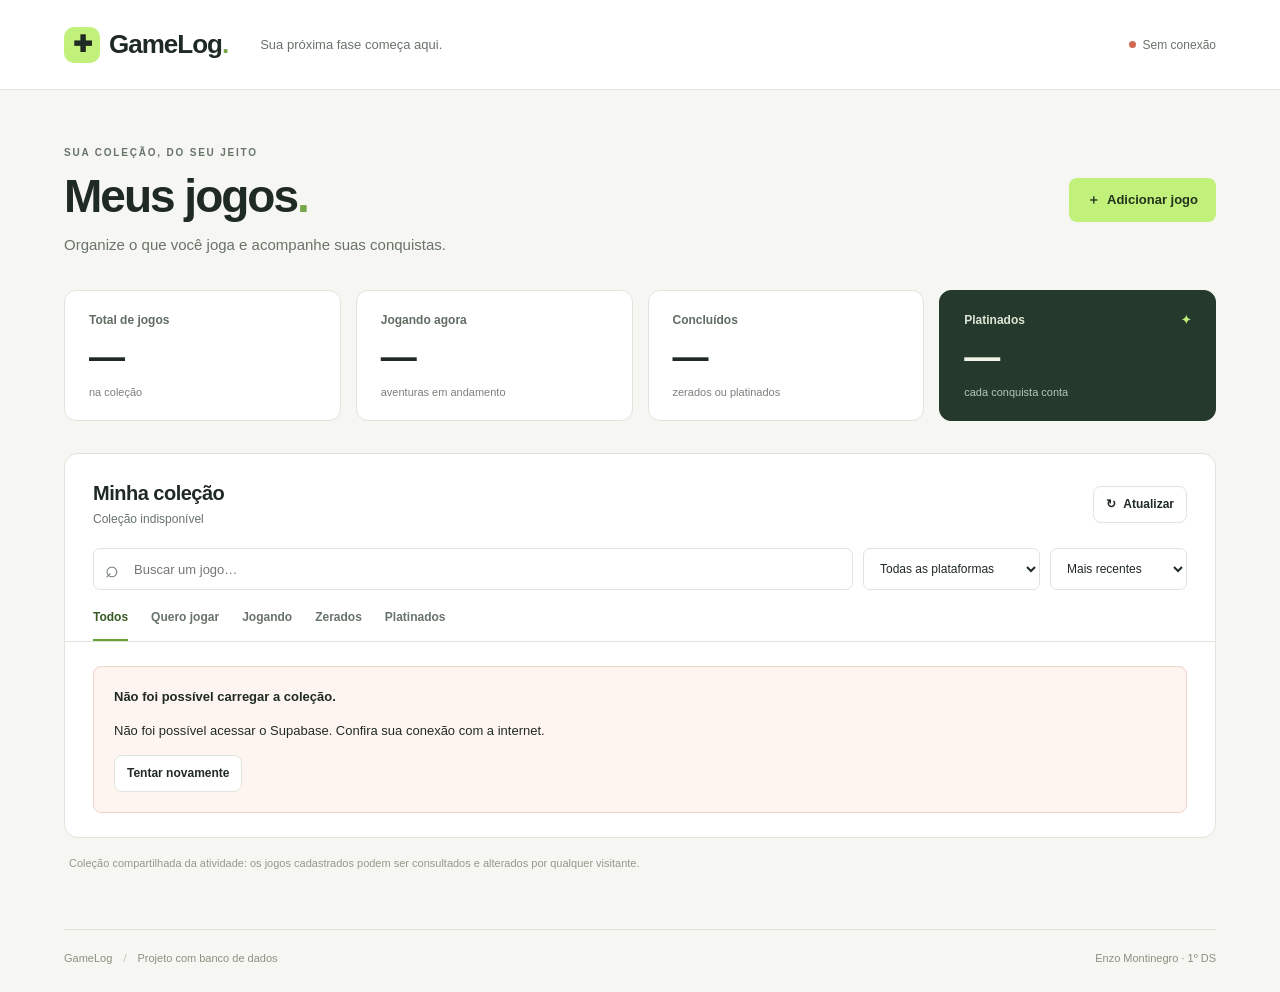
<file: gamelog/index.html>
<!DOCTYPE html>
<html lang="pt-BR">
<head>
  <meta charset="UTF-8">
  <meta name="viewport" content="width=device-width, initial-scale=1.0">
  <meta name="description" content="Organize sua coleção de jogos. Cadastre, consulte, edite e exclua jogos com o GameLog.">
  <title>GameLog — Meus jogos</title>
  <link rel="icon" href="data:image/svg+xml,%3Csvg xmlns='http://www.w3.org/2000/svg' viewBox='0 0 64 64'%3E%3Crect width='64' height='64' rx='16' fill='%23bbf36a'/%3E%3Cpath d='M18 32h12m-6-6v12' stroke='%23131916' stroke-width='5' stroke-linecap='round'/%3E%3Ccircle cx='42' cy='29' r='3' fill='%23131916'/%3E%3Ccircle cx='47' cy='37' r='3' fill='%23131916'/%3E%3C/svg%3E">
  <link rel="stylesheet" href="style.css">
  <script src="config.js" defer></script>
  <script src="script.js" defer></script>
</head>
<body>
  <header class="topbar">
    <a class="brand" href="./" aria-label="GameLog, início"><span class="brand-icon" aria-hidden="true">✚</span>GameLog<span class="brand-dot">.</span></a>
    <span class="topbar-label">Sua próxima fase começa aqui.</span>
    <span class="connection" id="connection"><span aria-hidden="true"></span>Conectando…</span>
  </header>

  <main>
    <section class="intro">
      <div><p class="eyebrow">SUA COLEÇÃO, DO SEU JEITO</p><h1>Meus jogos<span>.</span></h1><p class="subtitle">Organize o que você joga e acompanhe suas conquistas.</p></div>
      <button id="new-game" class="button primary"><span aria-hidden="true">＋</span> Adicionar jogo</button>
    </section>

    <section class="stats" aria-label="Resumo da coleção">
      <div class="stat"><span>Total de jogos</span><strong id="total">—</strong><span class="stat-note">na coleção</span></div>
      <div class="stat"><span>Jogando agora</span><strong id="playing">—</strong><span class="stat-note">aventuras em andamento</span></div>
      <div class="stat"><span>Concluídos</span><strong id="completed">—</strong><span class="stat-note">zerados ou platinados</span></div>
      <div class="stat highlight"><span>Platinados <span aria-hidden="true">✦</span></span><strong id="platinum">—</strong><span class="stat-note">cada conquista conta</span></div>
    </section>

    <section class="collection" aria-labelledby="collection-title">
      <div class="collection-heading"><div><h2 id="collection-title">Minha coleção</h2><p id="result-count" aria-live="polite">Carregando seus jogos…</p></div><button class="button secondary small" id="refresh" aria-label="Atualizar coleção">↻ <span>Atualizar</span></button></div>
      <div class="toolbar">
        <label class="search"><span aria-hidden="true">⌕</span><span class="sr-only">Buscar jogo pelo nome</span><input type="search" id="search" placeholder="Buscar um jogo…" maxlength="100"></label>
        <label class="filter"><span class="sr-only">Filtrar por plataforma</span><select id="platform-filter"><option value="">Todas as plataformas</option><option>PC</option><option>PlayStation</option><option>Xbox</option><option>Nintendo Switch</option><option>Outra</option></select></label>
        <label class="filter"><span class="sr-only">Ordenar jogos</span><select id="sort"><option value="recent">Mais recentes</option><option value="name">Nome: A–Z</option><option value="rating">Maior nota</option></select></label>
      </div>
      <div class="tabs" aria-label="Filtrar por status"><button class="tab active" data-status="" aria-pressed="true">Todos</button><button class="tab" data-status="Quero jogar" aria-pressed="false">Quero jogar</button><button class="tab" data-status="Jogando" aria-pressed="false">Jogando</button><button class="tab" data-status="Zerado" aria-pressed="false">Zerados</button><button class="tab" data-status="Platinado" aria-pressed="false">Platinados</button></div>
      <div id="load-error" class="error-panel" role="alert" hidden><strong>Não foi possível carregar a coleção.</strong><p id="error-detail"></p><button id="retry" class="button secondary small">Tentar novamente</button></div>
      <div class="table-wrap" id="table-wrap"><table><caption class="sr-only">Jogos cadastrados na coleção</caption><thead><tr><th scope="col">Jogo</th><th scope="col">Plataforma</th><th scope="col">Status</th><th scope="col">Nota</th><th scope="col" class="actions-title">Ações</th></tr></thead><tbody id="games"></tbody></table></div>
      <div id="empty" class="empty" hidden><span class="empty-icon" aria-hidden="true">✚</span><h3 id="empty-title">Sua coleção começa com um jogo.</h3><p id="empty-description">Adicione o primeiro e acompanhe sua jornada.</p><button class="button secondary" id="empty-add">Adicionar jogo</button></div>
      <div id="loading" class="loading" role="status">Carregando coleção…</div>
    </section>
    <p class="public-note">Coleção compartilhada da atividade: os jogos cadastrados podem ser consultados e alterados por qualquer visitante.</p>
  </main>

  <footer><span>GameLog <span class="footer-dot">/</span> Projeto com banco de dados</span><span>Enzo Montinegro · 1º DS</span></footer>

  <dialog id="game-dialog" aria-labelledby="dialog-title">
    <form id="game-form">
      <div class="dialog-heading"><div><p class="eyebrow">MINHA COLEÇÃO</p><h2 id="dialog-title">Adicionar jogo</h2></div><button type="button" class="icon-button close-dialog" aria-label="Fechar">×</button></div>
      <p class="form-intro">Preencha os dados do jogo. Os campos com * são obrigatórios.</p>
      <label class="field">Nome do jogo *<input id="name" name="nome" required maxlength="100" placeholder="Ex.: Cuphead" autocomplete="off"></label>
      <div class="form-row"><label class="field">Plataforma *<select id="platform" name="plataforma" required><option value="">Selecione</option><option>PC</option><option>PlayStation</option><option>Xbox</option><option>Nintendo Switch</option><option>Outra</option></select></label><label class="field">Status *<select id="status" name="status" required><option>Quero jogar</option><option>Jogando</option><option>Zerado</option><option>Platinado</option></select></label></div>
      <label class="field">Sua nota <span class="optional">(opcional, de 0 a 10)</span><input id="rating" name="nota" type="number" min="0" max="10" step="0.5" placeholder="Ex.: 9.5" inputmode="decimal"></label>
      <label class="field">Observações <span class="optional">(opcional)</span><textarea id="notes" name="observacoes" rows="3" maxlength="500" placeholder="O que você achou? Qual é a próxima conquista?"></textarea></label>
      <p id="form-error" class="inline-error" role="alert" hidden></p>
      <div class="dialog-footer"><button type="button" class="button secondary close-dialog">Cancelar</button><button type="submit" class="button primary" id="save">Salvar jogo</button></div>
    </form>
  </dialog>

  <dialog id="details-dialog" aria-labelledby="details-title"><div class="dialog-heading"><div><p class="eyebrow">DETALHES DO JOGO</p><h2 id="details-title"></h2></div><button class="icon-button" id="close-details" aria-label="Fechar detalhes">×</button></div><dl id="details"></dl><div class="dialog-footer"><button class="button primary" id="edit-details">Editar jogo</button></div></dialog>
  <dialog id="delete-dialog" aria-labelledby="delete-title"><p class="eyebrow">REMOVER DA COLEÇÃO</p><h2 id="delete-title">Excluir jogo?</h2><p id="delete-description"></p><p class="delete-note">Esta ação não pode ser desfeita.</p><p id="delete-error" class="inline-error" role="alert" hidden></p><div class="dialog-footer"><button class="button secondary" id="cancel-delete">Cancelar</button><button class="button danger" id="confirm-delete">Excluir jogo</button></div></dialog>
  <div id="toast" class="toast" role="status" hidden></div>
</body>
</html>
</file>
<file: gamelog/style.css>
:root{color-scheme:light;--ink:#202a24;--muted:#68736a;--line:#e0e5dc;--green:#c1f17b;--paper:#fff;--bg:#f6f7f2;--dark:#25392d;font-family:Inter,"Segoe UI",Arial,sans-serif;font-size:15px}*{box-sizing:border-box}body{margin:0;background:var(--bg);color:var(--ink)}button,input,select,textarea{font:inherit}button,a,input,select,textarea{-webkit-tap-highlight-color:transparent}button{cursor:pointer}button:disabled{cursor:wait;opacity:.65}a{color:inherit}button,input,select,textarea{outline-offset:4px}button:focus-visible,a:focus-visible{outline:3px solid #669c35}input:focus,select:focus,textarea:focus{outline:2px solid #7ca843}.topbar{height:90px;border-bottom:1px solid var(--line);padding:0 max(5vw,calc((100vw - 1220px)/2));display:flex;align-items:center;gap:32px;background:#fff}.brand{display:inline-flex;align-items:center;font-weight:800;font-size:26px;text-decoration:none;letter-spacing:-1px}.brand-icon{width:36px;height:36px;background:var(--green);display:grid;place-items:center;border-radius:10px;font-size:23px;margin-right:9px;letter-spacing:0}.brand-dot,h1>span{color:#75a746}.topbar-label{color:var(--muted);font-size:13px}.connection{margin-left:auto;font-size:12px;color:var(--muted);display:flex;align-items:center;gap:7px}.connection>span{width:7px;height:7px;border-radius:50%;background:#a9b0a4}.connection.online>span{background:#5b9731}.connection.offline>span{background:#cf6a50}main{max-width:1220px;margin:0 auto;padding:57px 0 36px}.intro{display:flex;justify-content:space-between;align-items:center;margin-bottom:37px;gap:20px}.eyebrow{font-size:10px;font-weight:700;letter-spacing:1.8px;color:var(--muted);margin:0 0 12px}h1{font-size:46px;letter-spacing:-2px;line-height:1.15;margin:0 0 13px}h2{font-size:20px;letter-spacing:-.5px;margin:0}h3{margin:0 0 8px;font-size:18px}.subtitle{margin:0;color:var(--muted);font-size:15px}.button{border:1px solid transparent;min-height:44px;border-radius:8px;padding:11px 17px;display:inline-flex;justify-content:center;align-items:center;gap:7px;font-weight:600;font-size:13px;text-decoration:none;white-space:nowrap;transition:background .15s,transform .15s}.button:active{transform:translateY(1px)}.primary{background:var(--green);color:#24331c}.primary:hover{background:#b0e565}.secondary{background:#fff;border-color:var(--line);color:var(--ink)}.secondary:hover{background:#f1f4ed}.small{min-height:37px;padding:8px 12px;font-size:12px}.stats{display:grid;grid-template-columns:repeat(4,1fr);gap:15px;margin-bottom:32px}.stat{background:#fff;border:1px solid var(--line);border-radius:12px;padding:22px 24px;display:flex;flex-direction:column;gap:9px}.stat>span:first-child{font-size:12px;font-weight:600;color:#626c62}.stat strong{font-size:36px;line-height:1.15;letter-spacing:-1.5px;font-weight:650}.stat-note{font-size:11px;color:#798177}.stat.highlight{background:var(--dark);border-color:var(--dark);color:#eff6e8}.stat.highlight>span:first-child{color:#dce6d5;display:flex;justify-content:space-between}.stat.highlight .stat-note{color:#b7c7b8}.stat.highlight>span:first-child>span{color:var(--green)}.collection{background:#fff;border:1px solid var(--line);border-radius:14px;overflow:hidden}.collection-heading{display:flex;justify-content:space-between;align-items:center;padding:28px 28px 22px}.collection-heading p{font-size:12px;margin:7px 0 0;color:var(--muted)}.toolbar{padding:0 28px;display:flex;gap:10px}.search{display:flex;align-items:center;border:1px solid var(--line);border-radius:7px;min-width:160px;flex:1;gap:7px;padding-left:11px}.search>span:first-child{color:var(--muted);font-size:23px;line-height:1}.search input{border:0;width:100%;background:transparent;min-width:0;height:40px;font-size:13px;padding:8px;color:var(--ink);border-radius:7px}.filter select{height:42px;padding:8px 28px 8px 12px;font-size:12px;border:1px solid var(--line);border-radius:7px;background:#fff;color:var(--ink);max-width:100%}.tabs{display:flex;gap:23px;padding:20px 28px 0;border-bottom:1px solid var(--line);overflow-x:auto}.tab{border:0;background:none;font-size:12px;padding:0 0 15px;white-space:nowrap;color:var(--muted);border-bottom:2px solid transparent;font-weight:600}.tab.active{color:#385a25;border-bottom-color:#6ca138}.table-wrap{overflow-x:auto}table{border-collapse:collapse;text-align:left;width:100%}th{padding:13px 16px;font-size:10px;text-transform:uppercase;letter-spacing:1px;background:#fafbf8;color:#81897e;font-weight:600}th:first-child,td:first-child{padding-left:28px}th:last-child,td:last-child{padding-right:28px}td{padding:20px 16px;border-top:1px solid #edf0e8;font-size:12px;color:#687267}tbody tr:first-child td{border-top:0}tbody tr:hover{background:#fdfefa}.game-cell{display:flex;gap:13px;align-items:center}.game-avatar{width:43px;height:46px;border-radius:8px;background:#edf0e3;color:#687948;display:grid;place-items:center;font-size:14px;font-weight:750;flex-shrink:0}.avatar-1{background:#f8e8dc;color:#956d42}.avatar-2{background:#e7ebf6;color:#67779f}.avatar-3{background:#ece5f1;color:#836d97}.game-name{border:0;background:none;font-weight:650;color:#27332a;padding:0;text-align:left;font-size:14px;overflow-wrap:anywhere;max-width:300px}.game-name:hover{text-decoration:underline}.game-date{font-size:10px;color:#939a8e;margin-top:5px}.badge{font-size:10px;white-space:nowrap;display:inline-block;border-radius:5px;padding:6px 9px;background:#f0f1ed;color:#747b6c}.badge-playing{background:#eaf2df;color:#63823f}.badge-finished{background:#e9effa;color:#5e78a3}.badge-platinum{background:#f5ecfc;color:#8b65a6}.rating{color:#394632;font-weight:600;white-space:nowrap}.rating>span{color:#96b56d;margin-right:4px}.rating small{font-weight:400;color:#9b9f95;font-size:10px}.actions-title{text-align:right}.actions{display:flex;justify-content:flex-end;gap:7px}.action{border:1px solid #e6e9e0;border-radius:6px;background:#fff;color:#65725b;padding:7px 9px;font-size:11px;min-height:32px}.action:hover{background:#f0f5e9}.action.delete{color:#ad7665}.action.delete:hover{background:#fdf0eb}.empty{padding:48px 20px;text-align:center}.empty-icon{display:grid;place-items:center;background:#eff3e6;color:#86a364;width:48px;height:48px;border-radius:12px;font-size:25px;margin:0 auto 16px}.empty p{color:var(--muted);font-size:13px;margin:0 0 22px}.loading{padding:50px 20px;text-align:center;font-size:13px;color:var(--muted)}.public-note{font-size:11px;color:#92998b;line-height:1.6;margin:17px 5px 0}footer{border-top:1px solid var(--line);max-width:1220px;margin:20px auto 0;padding:22px 0 28px;display:flex;justify-content:space-between;font-size:11px;color:#899180;gap:15px}.footer-dot{padding:0 8px;color:#b8c3ad}dialog{width:min(520px,calc(100% - 32px));border:1px solid var(--line);border-radius:16px;padding:28px;color:var(--ink);box-shadow:0 24px 100px #182a2429;max-height:90vh;overflow-y:auto}dialog::backdrop{background:#17221fb3;backdrop-filter:blur(3px)}.dialog-heading{display:flex;align-items:flex-start;justify-content:space-between;gap:16px}.dialog-heading .eyebrow{margin-bottom:8px}.dialog-heading h2{font-size:25px;overflow-wrap:anywhere}.icon-button{width:32px;height:32px;border:0;background:#f2f4ee;border-radius:8px;color:var(--muted);font-size:23px;flex-shrink:0}.form-intro{font-size:12px;color:var(--muted);line-height:1.6;margin:16px 0 22px}.field{display:flex;flex-direction:column;gap:8px;font-size:12px;font-weight:600;margin-bottom:18px}.field input,.field select,.field textarea{width:100%;border:1px solid #dce3d5;border-radius:7px;padding:11px 12px;color:var(--ink);background:#fff;min-width:0;resize:vertical;font-size:13px;font-weight:400}.optional{color:#8c9585;font-weight:400}.form-row{display:grid;grid-template-columns:1fr 1fr;gap:16px}.dialog-footer{display:flex;justify-content:flex-end;gap:10px;border-top:1px solid var(--line);padding-top:20px;margin-top:24px}.danger{background:#b64d39;color:#fff}.danger:hover{background:#a13e2c}#delete-description{line-height:1.6;overflow-wrap:anywhere}.delete-note{font-size:12px;color:var(--muted)}dl{margin-top:25px}dt{font-size:10px;text-transform:uppercase;letter-spacing:1px;color:var(--muted);margin-top:21px}dd{margin:7px 0 0;font-size:14px;white-space:pre-wrap;overflow-wrap:anywhere}.error-panel{margin:24px 28px;padding:20px;background:#fff5f0;border:1px solid #edd5c9;border-radius:8px;font-size:13px;line-height:1.6}.inline-error{color:#a54b36;font-size:12px;line-height:1.6}.toast{position:fixed;bottom:28px;left:50%;transform:translateX(-50%);background:var(--dark);color:#f4faed;padding:14px 22px;border-radius:9px;font-size:13px;box-shadow:0 8px 40px #23372b26;z-index:5;max-width:calc(100% - 32px);text-align:center}.sr-only{position:absolute;width:1px;height:1px;padding:0;margin:-1px;overflow:hidden;clip:rect(0,0,0,0);white-space:nowrap;border:0}[hidden]{display:none!important}@media(min-width:1400px){main{padding-top:65px}}@media(max-width:1330px){main,footer{margin-left:5vw;margin-right:5vw}}@media(max-width:800px){.topbar{height:75px}.topbar-label{display:none}main{padding-top:35px}.stats{gap:10px}.stat{padding:18px}.stat-note{font-size:10px}.collection-heading{padding:23px 20px 20px}.toolbar{padding:0 20px;flex-wrap:wrap}.search{flex-basis:100%}.filter{flex:1}.filter select{width:100%}.tabs{padding-left:20px;padding-right:20px;gap:22px}th:first-child,td:first-child{padding-left:20px}th:last-child,td:last-child{padding-right:20px}.game-name{max-width:200px}td{padding:18px 12px}.game-date{display:none}.game-avatar{width:35px;height:40px;font-size:11px}.actions{gap:4px}.action{padding:7px}h1{font-size:39px}.subtitle{font-size:13px}.intro{align-items:flex-start}}@media(max-width:600px){.brand{font-size:23px}.connection{font-size:10px}.intro{display:block;margin-bottom:26px}.intro>.button{margin-top:22px}.stats{grid-template-columns:1fr 1fr;margin-bottom:24px}.stat{padding:18px 20px}.stat strong{font-size:31px}.collection-heading h2{font-size:18px}.collection-heading p{font-size:11px}.table-wrap{overflow:visible}table,tbody,tr,td{display:block}thead{display:none}tbody tr{display:grid;grid-template-columns:1fr auto;gap:13px 10px;padding:20px;border-top:1px solid var(--line)}td,th:first-child,td:first-child,th:last-child,td:last-child{padding:0;border:0}tbody tr:first-child td{border:0}td:first-child{grid-column:1/-1}.game-avatar{width:42px;height:43px}.game-name{max-width:calc(100vw - 150px);font-size:14px}.game-date{display:block}.platform-cell{grid-column:1;font-size:11px;padding-left:55px}td.status-cell{grid-column:2;grid-row:2}td.rating-cell{grid-column:1;padding-left:55px;align-self:center}td.actions-cell{grid-column:2}.badge{font-size:10px}.actions{gap:7px}.action{padding:8px 11px}.toolbar{gap:8px}.filter select{font-size:11px;padding-left:8px}.tabs{gap:19px}.tab{font-size:11px}footer{display:block;font-size:10px}footer>span{display:block;margin:0 0 8px}.form-row{grid-template-columns:1fr;gap:0}dialog{padding:23px}.public-note{font-size:10px}}
</file>
